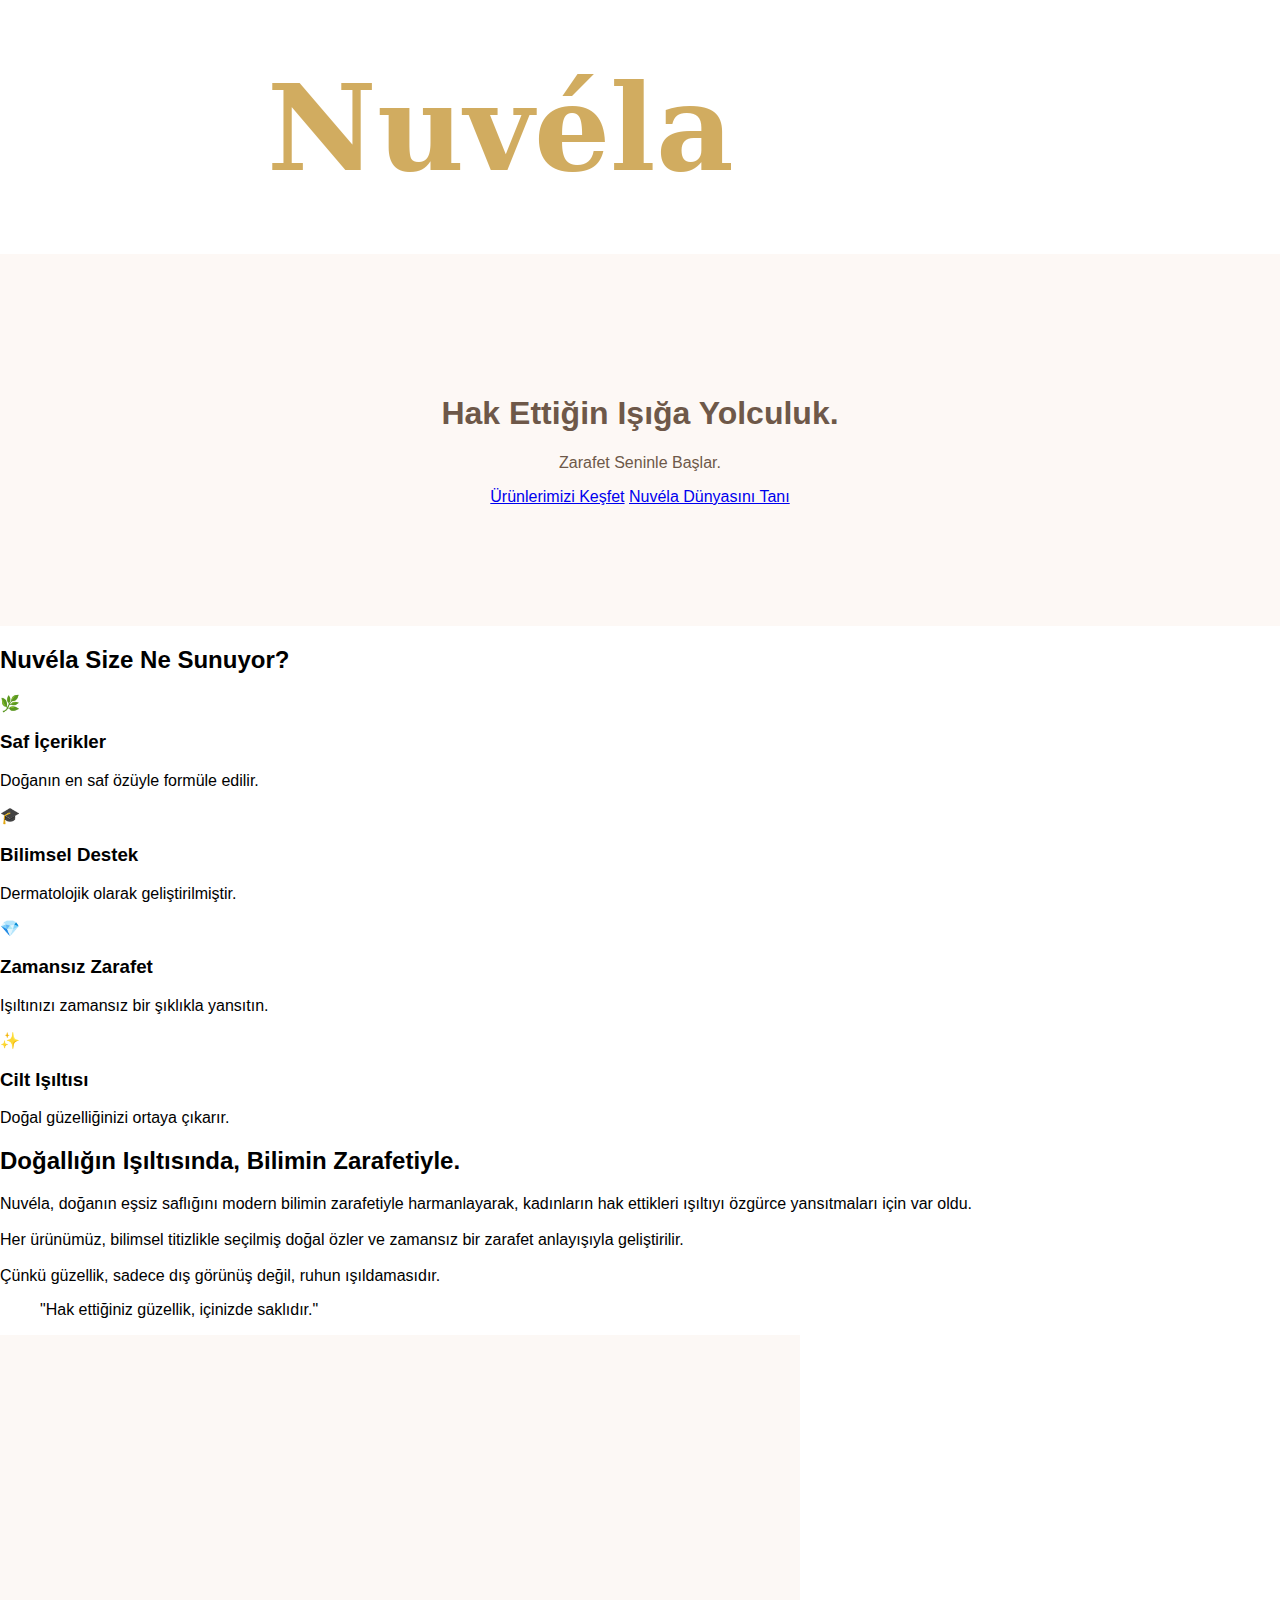
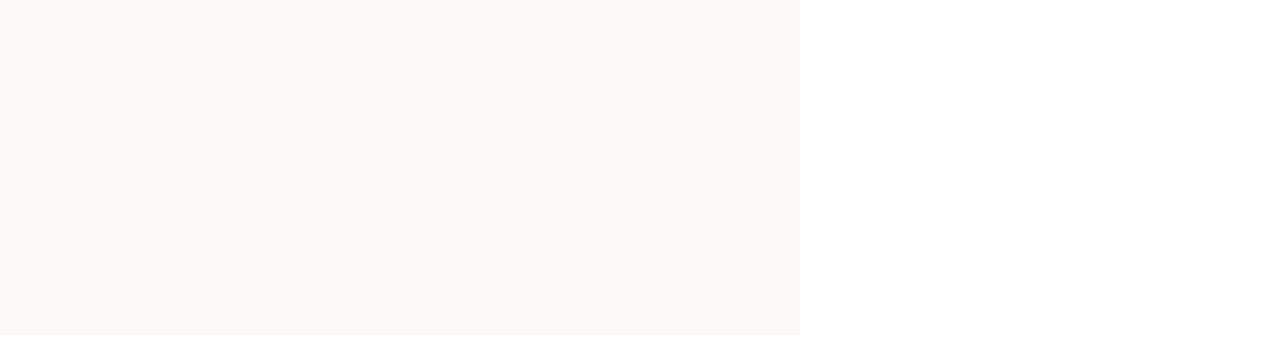
<file: index.html>
<!DOCTYPE html>
<html lang="tr">
<head>
    <meta charset="UTF-8">
    <meta name="viewport" content="width=device-width, initial-scale=1.0">
    <title>Nuvéla</title>
    <link rel="stylesheet" href="style.css">
</head>
<body>
    <header>
        <img src="images/logo.png" alt="Nuvéla Logo" class="logo animate-on-scroll">
    </header>

    <section class="hero">
        <h1 class="animate-on-scroll">Hak Ettiğin Işığa Yolculuk.</h1>
        <p class="animate-on-scroll">Zarafet Seninle Başlar.</p>
        <div class="buttons animate-on-scroll">
            <a href="#products" class="button">Ürünlerimizi Keşfet</a>
            <a href="#about" class="button">Nuvéla Dünyasını Tanı</a>
        </div>
    </section>

    <section class="features animate-on-scroll">
        <h2>Nuvéla Size Ne Sunuyor?</h2>
        <div class="feature-grid">
            <div class="feature-item animate-on-scroll">
                <div class="icon">🌿</div>
                <h3>Saf İçerikler</h3>
                <p>Doğanın en saf özüyle formüle edilir.</p>
            </div>
            <div class="feature-item animate-on-scroll">
                <div class="icon">🎓</div>
                <h3>Bilimsel Destek</h3>
                <p>Dermatolojik olarak geliştirilmiştir.</p>
            </div>
            <div class="feature-item animate-on-scroll">
                <div class="icon">💎</div>
                <h3>Zamansız Zarafet</h3>
                <p>Işıltınızı zamansız bir şıklıkla yansıtın.</p>
            </div>
            <div class="feature-item animate-on-scroll">
                <div class="icon">✨</div>
                <h3>Cilt Işıltısı</h3>
                <p>Doğal güzelliğinizi ortaya çıkarır.</p>
            </div>
        </div>
    </section>

    <section id="about" class="about-section animate-on-scroll">
        <div class="about-container">
            <div class="about-text">
                <h2>Doğallığın Işıltısında, Bilimin Zarafetiyle.</h2>
                <p>
                    Nuvéla, doğanın eşsiz saflığını modern bilimin zarafetiyle harmanlayarak, kadınların hak ettikleri ışıltıyı özgürce yansıtmaları için var oldu.<br><br>
                    Her ürünümüz, bilimsel titizlikle seçilmiş doğal özler ve zamansız bir zarafet anlayışıyla geliştirilir.<br><br>
                    Çünkü güzellik, sadece dış görünüş değil, ruhun ışıldamasıdır.
                </p>
                <blockquote>"Hak ettiğiniz güzellik, içinizde saklıdır."</blockquote>
            </div>
            <div class="about-image">
                <img src="images/about-visual.jpg" alt="Nuvéla Doğallık Görseli">
            </div>
        </div>
    </section>

<script>
document.addEventListener("DOMContentLoaded", function() {
    const elements = document.querySelectorAll('.animate-on-scroll');

    const observer = new IntersectionObserver(entries => {
        entries.forEach(entry => {
            if (entry.isIntersecting) {
                entry.target.classList.add('show-on-scroll');
            }
        });
    });

    elements.forEach(el => observer.observe(el));
});
</script>

</body>
</html>
</file>
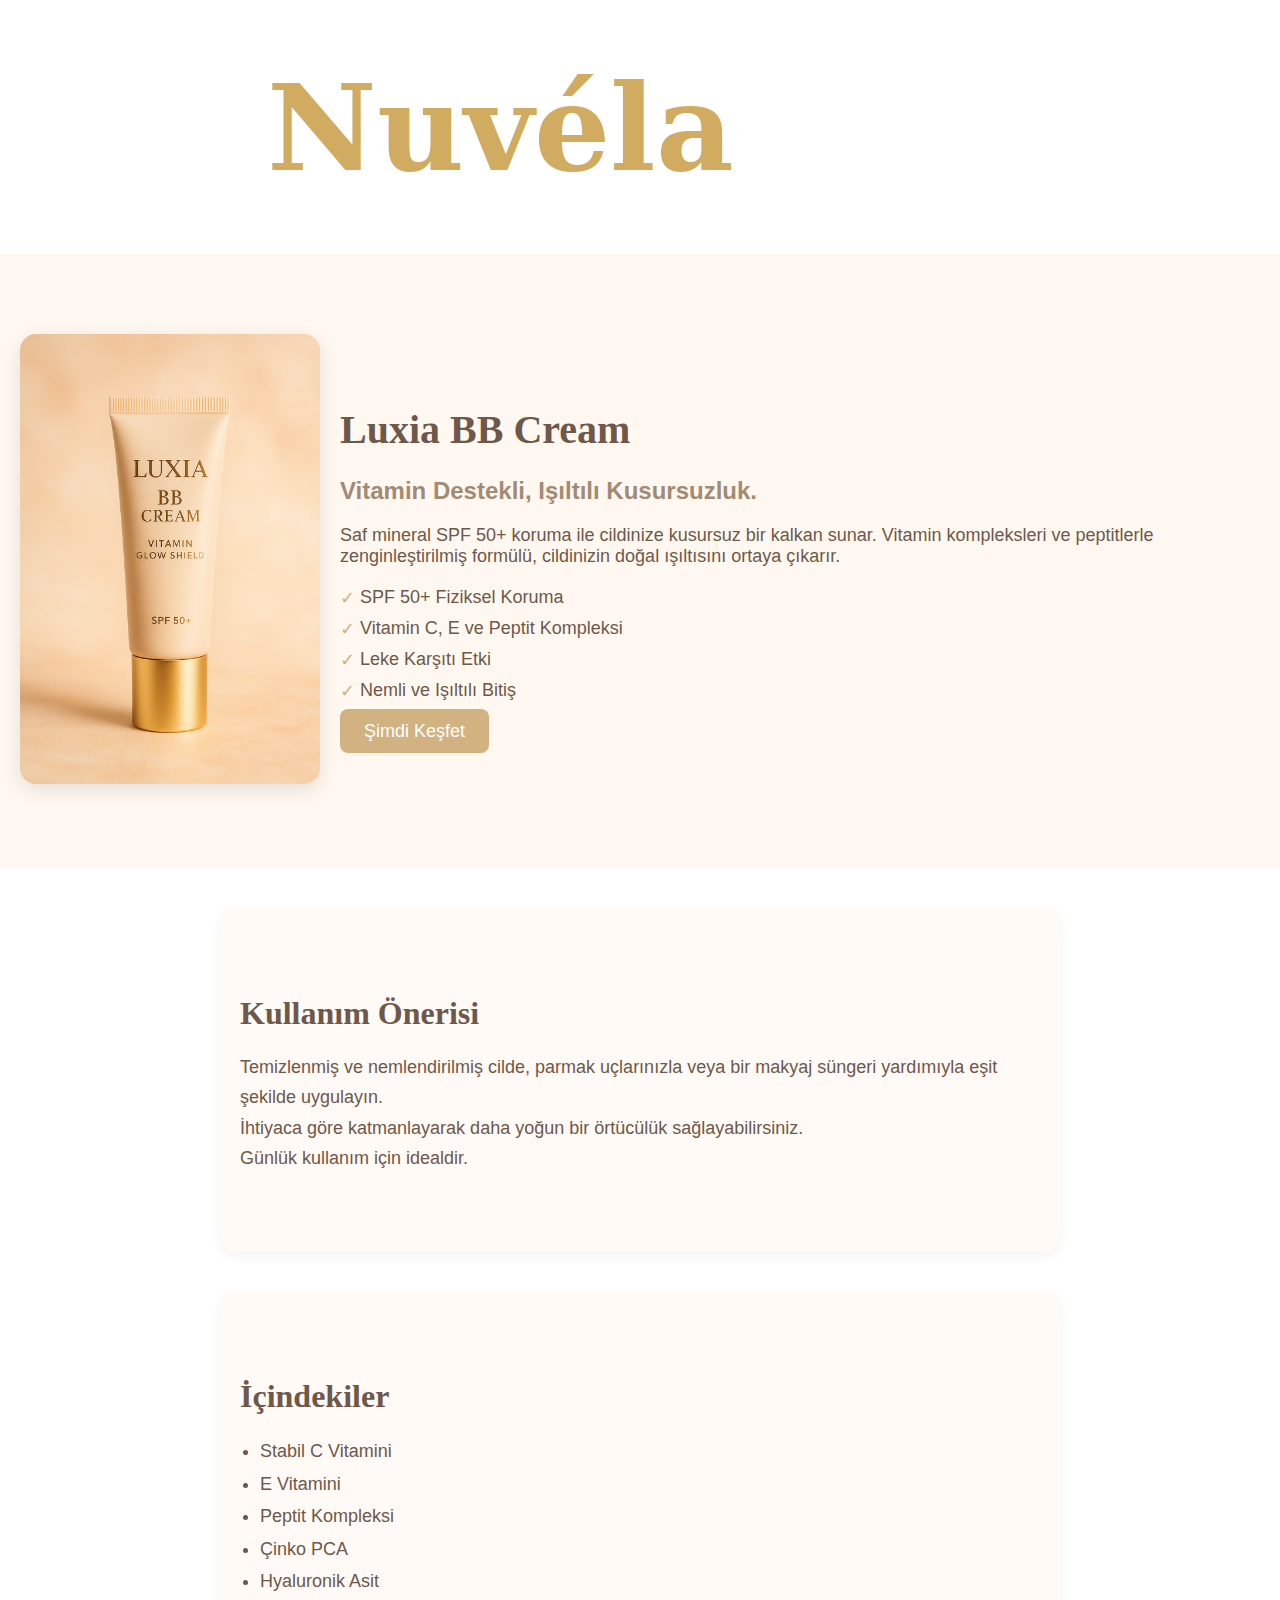
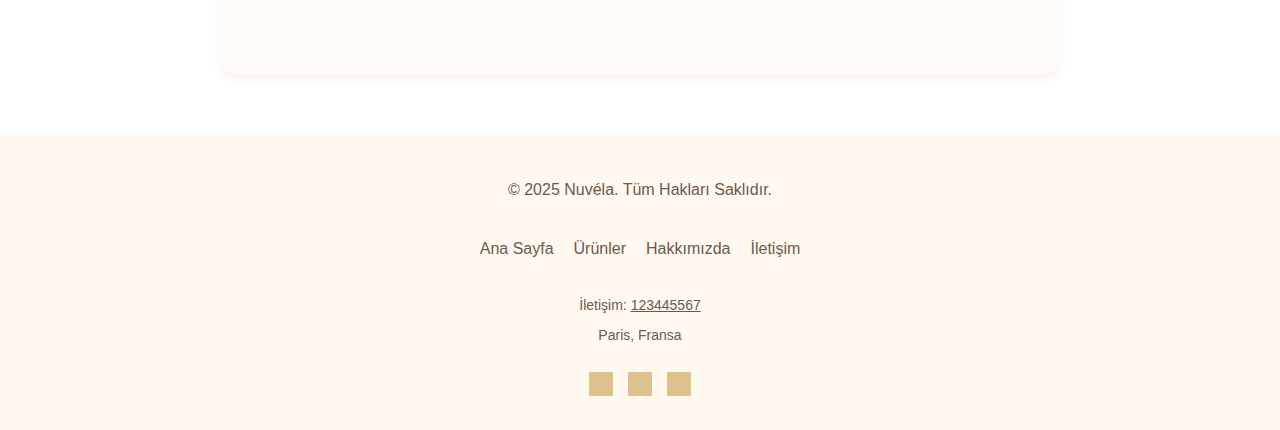
<file: product-bbcream.html>
<!DOCTYPE html>
<html lang="tr">
<head>
    <meta charset="UTF-8">
    <meta name="viewport" content="width=device-width, initial-scale=1.0">
    <title>Luxia BB Cream | Nuvéla</title>
    <link rel="stylesheet" href="style.css">
</head>
<body>

<header>
    <img src="images/logo.png" alt="Nuvéla Logo" class="logo animate-on-scroll">
</header>

<section class="product-detail animate-on-scroll">
    <div class="product-image animate-on-scroll">
        <img src="images/luxia-bb-detail.png" alt="Luxia BB Cream">
    </div>
    <div class="product-info animate-on-scroll">
        <h1>Luxia BB Cream</h1>
        <h3>Vitamin Destekli, Işıltılı Kusursuzluk.</h3>
        <p>Saf mineral SPF 50+ koruma ile cildinize kusursuz bir kalkan sunar. Vitamin kompleksleri ve peptitlerle zenginleştirilmiş formülü, cildinizin doğal ışıltısını ortaya çıkarır.</p>
        <ul>
            <li>SPF 50+ Fiziksel Koruma</li>
            <li>Vitamin C, E ve Peptit Kompleksi</li>
            <li>Leke Karşıtı Etki</li>
            <li>Nemli ve Işıltılı Bitiş</li>
        </ul>
        <a href="#" class="button">Şimdi Keşfet</a>
    </div>
</section>

<section class="usage-section animate-on-scroll-left">
    <h2>Kullanım Önerisi</h2>
    <p>Temizlenmiş ve nemlendirilmiş cilde, parmak uçlarınızla veya bir makyaj süngeri yardımıyla eşit şekilde uygulayın.<br>
    İhtiyaca göre katmanlayarak daha yoğun bir örtücülük sağlayabilirsiniz.<br>
    Günlük kullanım için idealdir.</p>
</section>

<section class="ingredients-section animate-on-scroll">
    <h2>İçindekiler</h2>
    <ul>
        <li>Stabil C Vitamini</li>
        <li>E Vitamini</li>
        <li>Peptit Kompleksi</li>
        <li>Çinko PCA</li>
        <li>Hyaluronik Asit</li>
    </ul>
</section>

<footer class="site-footer">
    <div class="footer-content">
        <p>© 2025 Nuvéla. Tüm Hakları Saklıdır.</p>
        
        <div class="footer-links">
            <a href="#">Ana Sayfa</a>
            <a href="#products">Ürünler</a>
            <a href="#about">Hakkımızda</a>
            <a href="#">İletişim</a>
        </div>

        <div class="footer-contact">
            <p>İletişim: <a href="tel:+123445567">123445567</a></p>
            <p>Paris, Fransa</p>
        </div>

        <div class="social-icons">
            <a href="#"><img src="images/instagram-icon.png" alt="Instagram"></a>
            <a href="#"><img src="images/facebook-icon.png" alt="Facebook"></a>
            <a href="#"><img src="images/linkedin-icon.png" alt="LinkedIn"></a>
        </div>
    </div>
</footer>

<script>
document.addEventListener("DOMContentLoaded", function() {
    const elements = document.querySelectorAll('.animate-on-scroll, .animate-on-scroll-left');
    const observer = new IntersectionObserver(entries => {
        entries.forEach(entry => {
            if (entry.isIntersecting) {
                if (entry.target.classList.contains('animate-on-scroll-left')) {
                    entry.target.classList.add('show-on-scroll-left');
                } else {
                    entry.target.classList.add('show-on-scroll');
                }
            }
        });
    });
    elements.forEach(el => observer.observe(el));
});
</script>

</body>
</html>
</file>
<file: style.css>
/* Temel Stiller */
body {
    margin: 0;
    padding: 0;
    font-family: 'Open Sans', sans-serif;
}

/* Hero Bölümü */
@keyframes heroGlow {
    0% { background-color: #fdf8f5; }
    50% { background-color: #fceee8; }
    100% { background-color: #fdf8f5; }
}

.hero {
    background-image: url('images/hero-background.jpg');
    background-size: cover;
    background-position: center;
    background-repeat: no-repeat;
    padding: 120px 20px;
    text-align: center;
    color: #6e5849;
    animation: heroGlow 8s infinite alternate;
}

/* Animasyonlar */
@keyframes fadeSlideUp {
    0% { opacity: 0; transform: translateY(40px); }
    100% { opacity: 1; transform: translateY(0); }
}

@keyframes fadeSlideLeft {
    0% { opacity: 0; transform: translateX(40px); }
    100% { opacity: 1; transform: translateX(0); }
}

.show-on-scroll {
    animation: fadeSlideUp 1s forwards;
}

.show-on-scroll-left {
    animation: fadeSlideLeft 1s forwards;
}

/* Ürün detayları */
.product-detail {
    display: flex;
    flex-wrap: wrap;
    align-items: center;
    justify-content: center;
    padding: 80px 20px;
    background-color: #fff8f1;
}

.product-image img {
    width: 300px;
    border-radius: 16px;
    box-shadow: 0 6px 20px rgba(0,0,0,0.1);
    transition: transform 0.5s ease;
}

.product-image img:hover {
    transform: scale(1.05);
}

.product-info {
    flex: 1 1 500px;
    text-align: left;
    padding: 20px;
}

.product-info h1 {
    font-family: 'Playfair Display', serif;
    font-size: 40px;
    color: #6e5849;
    margin-bottom: 10px;
}

.product-info h3 {
    font-family: 'Open Sans', sans-serif;
    font-size: 24px;
    color: #a18b74;
    margin-bottom: 20px;
}

.product-info p {
    font-family: 'Open Sans', sans-serif;
    font-size: 18px;
    color: #6e5849;
    margin-bottom: 20px;
}

.product-info ul {
    list-style: none;
    padding: 0;
    margin-bottom: 20px;
}

.product-info ul li {
    font-size: 18px;
    color: #6e5849;
    margin-bottom: 10px;
    position: relative;
    padding-left: 20px;
}

.product-info ul li::before {
    content: '✓';
    position: absolute;
    left: 0;
    color: #d1b280;
}

.product-info .button {
    padding: 12px 24px;
    background-color: #d1b280;
    color: white;
    text-decoration: none;
    font-size: 18px;
    border-radius: 8px;
    transition: background-color 0.3s;
}

.product-info .button:hover {
    background-color: #b89e6f;
}

/* Kullanım önerisi */
.usage-section {
    background-color: #fffaf6;
    padding: 60px 20px;
    margin-top: 40px;
    border-radius: 16px;
    max-width: 800px;
    margin-left: auto;
    margin-right: auto;
    box-shadow: 0 4px 12px rgba(0,0,0,0.05);
}

.usage-section h2 {
    font-family: 'Playfair Display', serif;
    font-size: 32px;
    color: #6e5849;
    margin-bottom: 20px;
}

.usage-section p {
    font-family: 'Open Sans', sans-serif;
    font-size: 18px;
    color: #6e5849;
    line-height: 1.7;
}

/* Footer */
.site-footer {
    background-color: #fff8f1;
    padding: 30px 20px;
    text-align: center;
    font-family: 'Open Sans', sans-serif;
    font-size: 16px;
    color: #6e5849;
    margin-top: 60px;
}

.footer-content {
    display: flex;
    flex-direction: column;
    align-items: center;
    gap: 15px;
}

.footer-links {
    display: flex;
    gap: 20px;
    margin: 10px 0;
}

.footer-links a {
    text-decoration: none;
    color: #6e5849;
    font-weight: 500;
    transition: color 0.3s;
}

.footer-links a:hover {
    color: #d1b280;
}

.footer-contact {
    font-size: 14px;
    color: #6e5849;
}

.footer-contact a {
    color: #6e5849;
    text-decoration: underline;
    transition: color 0.3s;
}

.footer-contact a:hover {
    color: #d1b280;
}

.social-icons {
    display: flex;
    gap: 15px;
}

.social-icons img {
    width: 24px;
    height: 24px;
    opacity: 0.7;
    transition: opacity 0.3s;
}

.social-icons img:hover {
    opacity: 1;
}


.ingredients-section {
    background-color: #fffaf6;
    padding: 60px 20px;
    margin-top: 40px;
    border-radius: 16px;
    max-width: 800px;
    margin-left: auto;
    margin-right: auto;
    box-shadow: 0 4px 12px rgba(0,0,0,0.05);
}

.ingredients-section h2 {
    font-family: 'Playfair Display', serif;
    font-size: 32px;
    color: #6e5849;
    margin-bottom: 20px;
}

.ingredients-section ul {
    list-style-type: disc;
    padding-left: 20px;
    color: #6e5849;
    font-size: 18px;
    line-height: 1.8;
}
</file>
